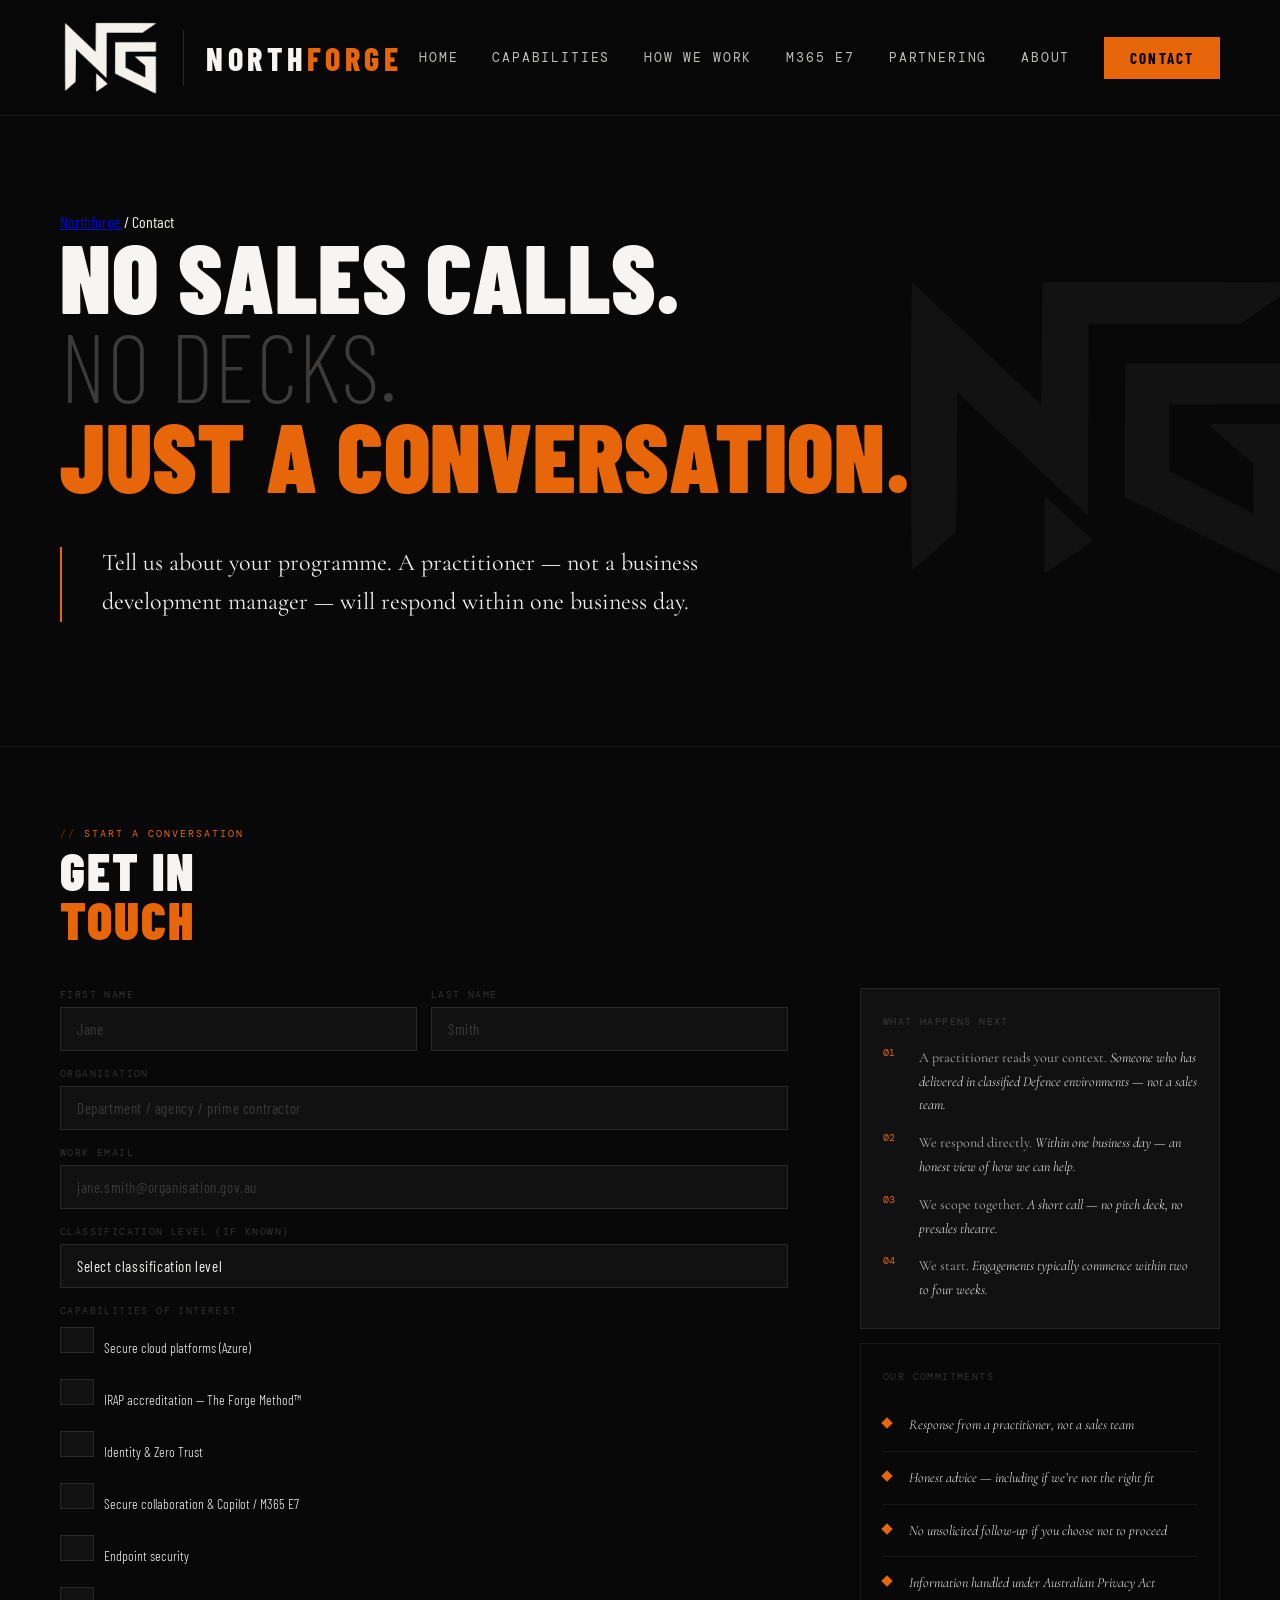
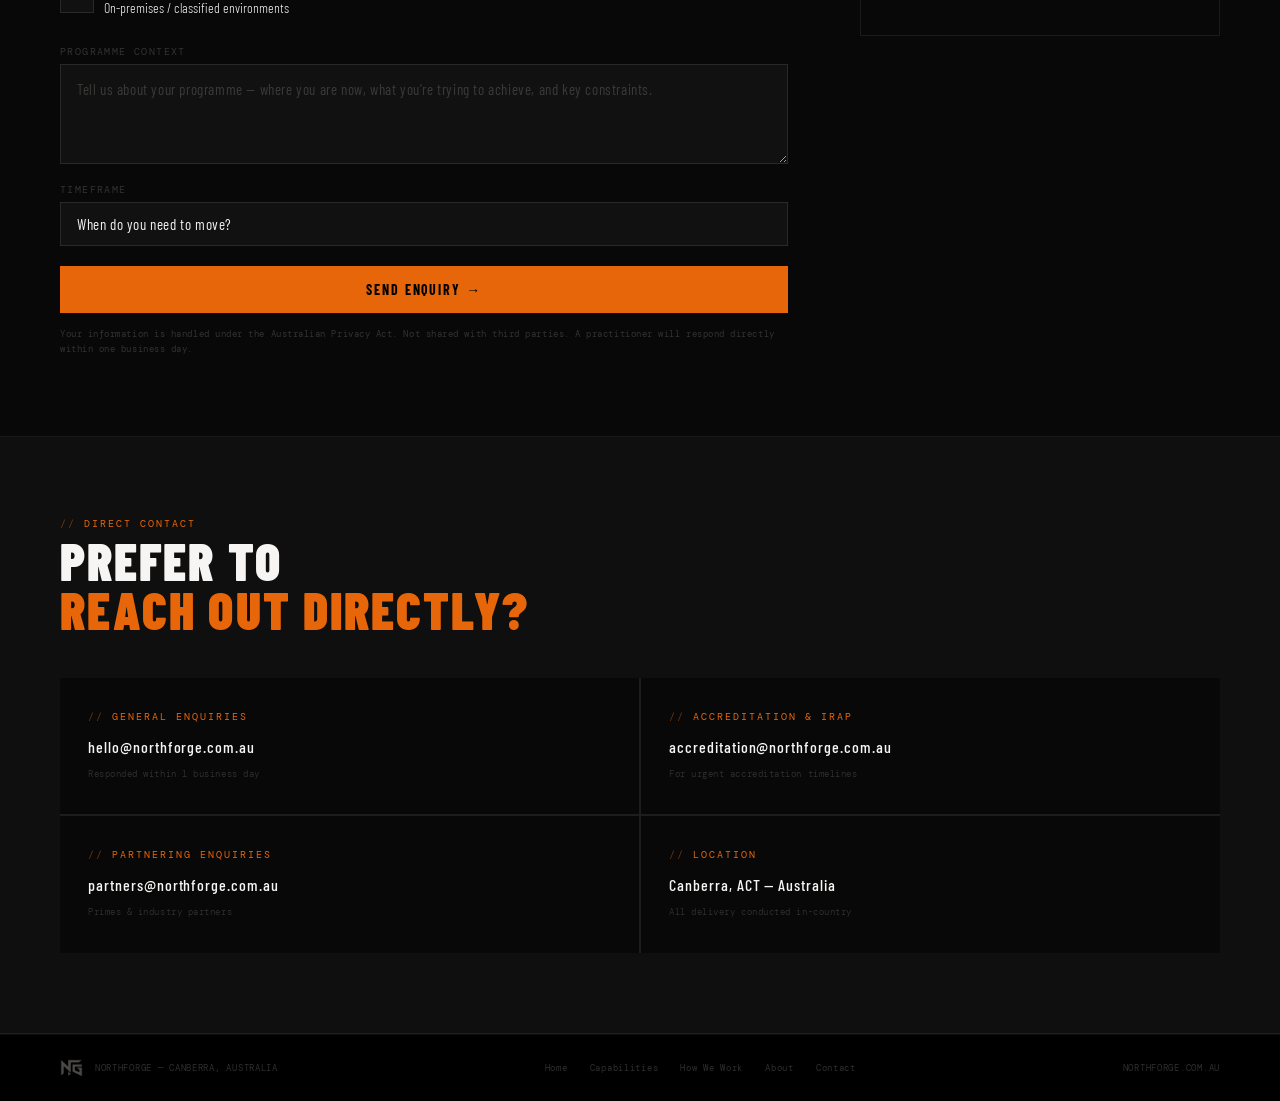
<file: engage.html>
<!DOCTYPE html>
<html lang="en">
<head>
  <meta charset="UTF-8">
  <meta name="viewport" content="width=device-width, initial-scale=1.0">
  <title>Contact &mdash; Northforge</title>
  <meta name="description" content="Sovereign digital capability for Australian Defence, Federal Government and National Security. SECRET-level experience applied to PROTECTED Microsoft cloud platforms.">

  <link rel="icon" type="image/x-icon" href="/assets/favicon/favicon.ico">
  <link rel="icon" type="image/png" sizes="32x32" href="/assets/favicon/favicon-32.png">
  <link rel="icon" type="image/png" sizes="192x192" href="/assets/favicon/favicon-192.png">
  <link rel="apple-touch-icon" href="/assets/favicon/apple-touch-icon.png">

  <link rel="stylesheet" href="/_shared.css">
</head>
<body>
  <nav class="nf-nav">
    <a href="/index.html" class="logo" aria-label="Northforge home">
      <img src="/ng-mark.png" alt="">
      <div class="logo-sep"></div>
      <div class="logo-wm"><span class="north">NORTH</span><span class="forge">FORGE</span></div>
    </a>
    <div class="nav-links">
      <a href="/index.html">Home</a>
      <a href="/capabilities.html">Capabilities</a>
      <a href="/accreditation.html">How We Work</a>
      <a href="/m365-e7.html">M365 E7</a>
      <a href="/partnering.html">Partnering</a>
      <a href="/about.html">About</a>
      <a href="/engage.html" class="nav-contact active">Contact</a>
    </div>
    <button class="hamburger" id="hamb" onclick="toggleMenu()" aria-label="Toggle menu"><span></span><span></span><span></span></button>
  </nav>
  <div class="mob-menu" id="mobmenu">
    <a href="/index.html">Home</a>
    <a href="/capabilities.html">Capabilities</a>
    <a href="/accreditation.html">How We Work</a>
    <a href="/m365-e7.html">M365 E7</a>
    <a href="/partnering.html">Partnering</a>
    <a href="/about.html">About</a>
    <a href="/engage.html" class="nav-contact">Contact</a>
  </div>
  <section class="hero">
    <img class="hero-mark-ghost" src="/ng-mark-large.png" alt="">
    <div class="breadcrumb"><a href="/index.html">Northforge</a> / <span>Contact</span></div>
    <h1 class="hero-h1">
      <span class="heavy">NO SALES CALLS.</span>
      <span class="light">NO DECKS.</span>
      <span class="heavy ac">JUST A CONVERSATION.</span>
    </h1>
    <div class="hero-meta">
      <div class="hero-meta-rule"></div>
      <p class="hero-sub">Tell us about your programme. A practitioner &mdash; not a business development manager &mdash; will respond within one business day.</p>
    </div>
  </section>

  <section class="s">
    <div class="ey">Start a conversation</div>
    <div class="st">
      <span class="big">GET IN</span>
      <span class="big ac">TOUCH</span>
    </div>
    <div class="split" style="grid-template-columns:1fr 360px;">
      <div>
        <form id="nf-form" class="eng-form" name="northforge-enquiry" method="POST" data-netlify="true" netlify-honeypot="bot-field" onsubmit="handleSubmit(event)">
          <p style="display:none;"><label>Leave blank: <input name="bot-field"></label></p>
          <input type="hidden" name="form-name" value="northforge-enquiry">

          <div class="eng-form-row">
            <div>
              <label class="eng-form-label" for="f-first">First name</label>
              <input type="text" name="first-name" placeholder="Jane" id="f-first" required>
            </div>
            <div>
              <label class="eng-form-label" for="f-last">Last name</label>
              <input type="text" name="last-name" placeholder="Smith" id="f-last">
            </div>
          </div>

          <label class="eng-form-label" for="f-org">Organisation</label>
          <input type="text" name="organisation" placeholder="Department / agency / prime contractor" id="f-org" required>

          <label class="eng-form-label" for="f-email">Work email</label>
          <input type="email" name="email" placeholder="jane.smith@organisation.gov.au" id="f-email" required>

          <label class="eng-form-label" for="f-class">Classification level (if known)</label>
          <select name="classification-level" id="f-class">
            <option value="">Select classification level</option>
            <option>OFFICIAL</option>
            <option>OFFICIAL: Sensitive</option>
            <option>PROTECTED</option>
            <option>SECRET</option>
            <option>TOP SECRET</option>
            <option>Not yet determined</option>
          </select>

          <label class="eng-form-label" style="margin-bottom:10px;">Capabilities of interest</label>
          <div class="eng-cb-group">
            <label class="eng-cb"><input type="checkbox" name="caps[]" value="Secure cloud platforms"><span class="eng-cb-lbl">Secure cloud platforms (Azure)</span></label>
            <label class="eng-cb"><input type="checkbox" name="caps[]" value="IRAP accreditation"><span class="eng-cb-lbl">IRAP accreditation &mdash; The Forge Method&trade;</span></label>
            <label class="eng-cb"><input type="checkbox" name="caps[]" value="Identity & Zero Trust"><span class="eng-cb-lbl">Identity &amp; Zero Trust</span></label>
            <label class="eng-cb"><input type="checkbox" name="caps[]" value="Secure collaboration & Copilot"><span class="eng-cb-lbl">Secure collaboration &amp; Copilot / M365 E7</span></label>
            <label class="eng-cb"><input type="checkbox" name="caps[]" value="Endpoint security"><span class="eng-cb-lbl">Endpoint security</span></label>
            <label class="eng-cb"><input type="checkbox" name="caps[]" value="Classified environments"><span class="eng-cb-lbl">On-premises / classified environments</span></label>
          </div>

          <label class="eng-form-label" for="f-ctx">Programme context</label>
          <textarea name="programme-context" placeholder="Tell us about your programme &mdash; where you are now, what you&rsquo;re trying to achieve, and key constraints." id="f-ctx"></textarea>

          <label class="eng-form-label" for="f-time">Timeframe</label>
          <select name="timeframe" id="f-time">
            <option value="">When do you need to move?</option>
            <option>Immediately &mdash; programme underway</option>
            <option>Within 3 months</option>
            <option>3&ndash;6 months</option>
            <option>6&ndash;12 months</option>
            <option>Planning phase</option>
          </select>

          <button type="submit" class="eng-submit">Send enquiry &rarr;</button>

          <p style="font-family:var(--mono);font-size:9px;color:var(--faint);margin-top:14px;letter-spacing:.06em;line-height:1.65;">
            Your information is handled under the Australian Privacy Act. Not shared with third parties. A practitioner will respond directly within one business day.
          </p>
        </form>

        <div id="nf-success" style="display:none;border:1px solid rgba(232,102,10,.25);padding:48px 28px;text-align:center;">
          <h3 style="font-family:var(--sans);font-size:22px;font-weight:700;color:var(--text);letter-spacing:.06em;text-transform:uppercase;margin-bottom:12px;">Enquiry received</h3>
          <p style="font-family:var(--serif);font-size:15px;font-weight:300;color:var(--muted);line-height:1.75;font-style:italic;">A Northforge practitioner will review your programme context and respond directly within one business day.</p>
        </div>
      </div>

      <div>
        <div style="border:1px solid rgba(255,255,255,.08);padding:26px 22px;margin-bottom:14px;background:var(--dim);">
          <div style="font-family:var(--mono);font-size:10px;color:var(--faint);letter-spacing:.14em;text-transform:uppercase;margin-bottom:18px;">What happens next</div>

          <div style="display:flex;gap:14px;margin-bottom:14px;">
            <div style="font-family:var(--mono);font-size:10px;color:var(--ac);width:22px;flex-shrink:0;">01</div>
            <div style="font-family:var(--serif);font-size:14px;font-weight:300;color:var(--muted);line-height:1.7;font-style:italic;"><strong style="color:rgba(255,255,255,.65);font-style:normal;font-weight:400;">A practitioner reads your context.</strong> Someone who has delivered in classified Defence environments &mdash; not a sales team.</div>
          </div>
          <div style="display:flex;gap:14px;margin-bottom:14px;">
            <div style="font-family:var(--mono);font-size:10px;color:var(--ac);width:22px;flex-shrink:0;">02</div>
            <div style="font-family:var(--serif);font-size:14px;font-weight:300;color:var(--muted);line-height:1.7;font-style:italic;"><strong style="color:rgba(255,255,255,.65);font-style:normal;font-weight:400;">We respond directly.</strong> Within one business day &mdash; an honest view of how we can help.</div>
          </div>
          <div style="display:flex;gap:14px;margin-bottom:14px;">
            <div style="font-family:var(--mono);font-size:10px;color:var(--ac);width:22px;flex-shrink:0;">03</div>
            <div style="font-family:var(--serif);font-size:14px;font-weight:300;color:var(--muted);line-height:1.7;font-style:italic;"><strong style="color:rgba(255,255,255,.65);font-style:normal;font-weight:400;">We scope together.</strong> A short call &mdash; no pitch deck, no presales theatre.</div>
          </div>
          <div style="display:flex;gap:14px;">
            <div style="font-family:var(--mono);font-size:10px;color:var(--ac);width:22px;flex-shrink:0;">04</div>
            <div style="font-family:var(--serif);font-size:14px;font-weight:300;color:var(--muted);line-height:1.7;font-style:italic;"><strong style="color:rgba(255,255,255,.65);font-style:normal;font-weight:400;">We start.</strong> Engagements typically commence within two to four weeks.</div>
          </div>
        </div>

        <div style="border:1px solid rgba(255,255,255,.08);padding:26px 22px;">
          <div style="font-family:var(--mono);font-size:10px;color:var(--faint);letter-spacing:.14em;text-transform:uppercase;margin-bottom:16px;">Our commitments</div>
          <ul class="bul" style="border:none;">
            <li><div><span>Response from a practitioner, not a sales team</span></div></li>
            <li><div><span>Honest advice &mdash; including if we&rsquo;re not the right fit</span></div></li>
            <li><div><span>No unsolicited follow-up if you choose not to proceed</span></div></li>
            <li style="border:none;"><div><span>Information handled under Australian Privacy Act</span></div></li>
          </ul>
        </div>
      </div>
    </div>
  </section>

  <section class="s off">
    <div class="ey">Direct contact</div>
    <div class="st">
      <span class="big">PREFER TO</span>
      <span class="big ac">REACH OUT DIRECTLY?</span>
    </div>
    <div class="def-grid">
      <div class="def-card">
        <div class="ey">General enquiries</div>
        <h3 style="font-family:var(--sans);font-size:16px;font-weight:500;letter-spacing:.06em;text-transform:none;color:var(--text);">hello@northforge.com.au</h3>
        <p style="font-family:var(--mono);font-size:9px;color:var(--faint);letter-spacing:.06em;font-style:normal;">Responded within 1 business day</p>
      </div>
      <div class="def-card">
        <div class="ey">Accreditation &amp; IRAP</div>
        <h3 style="font-family:var(--sans);font-size:16px;font-weight:500;letter-spacing:.06em;text-transform:none;color:var(--text);">accreditation@northforge.com.au</h3>
        <p style="font-family:var(--mono);font-size:9px;color:var(--faint);letter-spacing:.06em;font-style:normal;">For urgent accreditation timelines</p>
      </div>
      <div class="def-card">
        <div class="ey">Partnering enquiries</div>
        <h3 style="font-family:var(--sans);font-size:16px;font-weight:500;letter-spacing:.06em;text-transform:none;color:var(--text);">partners@northforge.com.au</h3>
        <p style="font-family:var(--mono);font-size:9px;color:var(--faint);letter-spacing:.06em;font-style:normal;">Primes &amp; industry partners</p>
      </div>
      <div class="def-card">
        <div class="ey">Location</div>
        <h3 style="font-family:var(--sans);font-size:16px;font-weight:500;letter-spacing:.06em;text-transform:none;color:var(--text);">Canberra, ACT &mdash; Australia</h3>
        <p style="font-family:var(--mono);font-size:9px;color:var(--faint);letter-spacing:.06em;font-style:normal;">All delivery conducted in-country</p>
      </div>
    </div>
  </section>

  <footer class="footer">
    <div class="footer-left">
      <img src="/ng-mark.png" alt="">
      <span class="footer-copy">NORTHFORGE &mdash; CANBERRA, AUSTRALIA</span>
    </div>
    <div class="footer-links">
      <a href="/index.html">Home</a>
      <a href="/capabilities.html">Capabilities</a>
      <a href="/accreditation.html">How We Work</a>
      <a href="/about.html">About</a>
      <a href="/engage.html">Contact</a>
    </div>
    <span class="footer-copy">NORTHFORGE.COM.AU</span>
  </footer>
  <script>
    function toggleMenu(){
      var m = document.getElementById('mobmenu');
      var h = document.getElementById('hamb');
      if (m && h) { m.classList.toggle('open'); h.classList.toggle('open'); }
    }
    async function handleSubmit(e){
      e.preventDefault();
      var fn = document.getElementById('f-first').value.trim();
      var em = document.getElementById('f-email').value.trim();
      var org = document.getElementById('f-org').value.trim();
      if (!fn || !em || !org) { alert('Please complete name, organisation and email.'); return; }
      var btn = document.querySelector('.eng-submit');
      btn.textContent = 'Sending...';
      btn.disabled = true;
      try {
        var res = await fetch('/', {
          method: 'POST',
          headers: { 'Content-Type': 'application/x-www-form-urlencoded' },
          body: new URLSearchParams(new FormData(document.getElementById('nf-form'))).toString()
        });
        if (res.ok) {
          document.getElementById('nf-form').style.display = 'none';
          document.getElementById('nf-success').style.display = 'block';
        } else { throw new Error(); }
      } catch (err) {
        btn.textContent = 'Send enquiry →';
        btn.disabled = false;
        alert('Something went wrong. Please email hello@northforge.com.au directly.');
      }
    }
  </script>
</body>
</html>
</file>
<file: _shared.css>
@import url('https://fonts.googleapis.com/css2?family=Cormorant+Garamond:ital,wght@0,300;0,400;1,300;1,400&family=Barlow+Condensed:wght@200;300;400;500;600;700;800;900&family=DM+Mono:wght@400;500&display=swap');

*{box-sizing:border-box;margin:0;padding:0;}
html{scroll-behavior:smooth;}
body{font-family:'Barlow Condensed',sans-serif;background:#080808;color:#F5F2ED;-webkit-font-smoothing:antialiased;-moz-osx-font-smoothing:grayscale;}

:root{
  --ac:#e8660a;          /* Forge Orange — accent only */
  --ac2:#c5560a;         /* Forge Orange hover */
  --bg:#080808;          /* Carbon Black — primary surface */
  --off:#0F0F0F;         /* Off-Black — secondary surface */
  --dim:#111111;         /* Tertiary surface */
  --text:hsl(30, 20%, 96%);        /* Bone White — primary text */
  --muted:rgba(247, 246, 244, 0.972);
  --faint:rgba(245,242,237,.18);
  --rule:rgba(255,255,255,.07);
  --sans:'Barlow Condensed',sans-serif;
  --serif:'Cormorant Garamond',serif;
  --mono:'DM Mono',monospace;
  --pad:clamp(24px,5vw,60px);
  --maxw:1240px;
}

/* ── NAV ── */
.nf-nav{position:sticky;top:0;z-index:100;background:rgba(8,8,8,.96);backdrop-filter:blur(16px);-webkit-backdrop-filter:blur(16px);border-bottom:1px solid var(--rule);display:flex;align-items:center;justify-content:space-between;padding:0 var(--pad);height:116px;}
.logo{display:flex;align-items:center;gap:22px;text-decoration:none;flex-shrink:0;}
.logo img{height:80px;width:auto;display:block;}
.logo-sep{width:1px;height:56px;background:rgba(255,255,255,.14);flex-shrink:0;}
.logo-wm{font-family:var(--sans);font-size:32px;font-weight:800;letter-spacing:.14em;text-transform:uppercase;line-height:1;white-space:nowrap;}
.logo-wm .north{color:var(--text);}
.logo-wm .forge{color:var(--ac);}
.nav-links{display:flex;align-items:center;gap:34px;}
.nav-links a{font-family:var(--mono);font-size:13px;color:rgba(245,242,237,.78);text-decoration:none;letter-spacing:.14em;text-transform:uppercase;transition:color .15s;}
.nav-links a:hover{color:var(--text);}
.nav-links a.active{color:var(--ac);}
.nav-contact{font-family:var(--sans)!important;font-size:15px!important;font-weight:700!important;letter-spacing:.14em!important;text-transform:uppercase!important;color:#000!important;background:var(--ac)!important;padding:12px 26px;transition:background .15s!important;}
.nav-contact:hover{background:var(--ac2)!important;color:#fff!important;}
.hamburger{display:none;flex-direction:column;gap:5px;background:none;border:none;cursor:pointer;padding:4px;}
.hamburger span{display:block;width:22px;height:1px;background:rgba(255,255,255,.45);transition:all .25s;}
.hamburger.open span:nth-child(1){transform:translateY(6px) rotate(45deg);}
.hamburger.open span:nth-child(2){opacity:0;}
.hamburger.open span:nth-child(3){transform:translateY(-6px) rotate(-45deg);}
.mob-menu{display:none;flex-direction:column;background:var(--dim);border-bottom:1px solid var(--rule);max-height:0;overflow:hidden;transition:max-height .3s ease;}
.mob-menu.open{max-height:600px;}
.mob-menu a{font-family:var(--mono);font-size:14px;color:rgba(245,242,237,.78);text-decoration:none;letter-spacing:.14em;text-transform:uppercase;padding:20px var(--pad);border-bottom:1px solid var(--rule);display:block;transition:color .15s;}
.mob-menu a:hover,.mob-menu a.active{color:var(--text);}
.mob-menu .nav-contact{color:var(--ac)!important;background:none!important;}

/* ── HERO ── */
.hero{
  padding:96px var(--pad) 80px;
  border-bottom:1px solid var(--rule);
  background:var(--bg);
  position:relative;
  overflow:hidden;
}

.forge-hero{
  min-height:calc(100vh - 116px);
  display:flex;
  align-items:flex-end;
  padding-bottom:110px;
  background:
    radial-gradient(circle at 52% 50%, rgba(232,102,10,.16) 0%, rgba(232,102,10,.06) 18%, transparent 36%),
    radial-gradient(circle at center, #15100c 0%, #080808 48%, #020202 100%);
}

.hero-inner{
  position:relative;
  z-index:3;
  max-width:980px;
}

.forge-lines{
  position:absolute;
  inset:0;
  z-index:1;
  pointer-events:none;
  opacity:.9;
}

.forge-lines svg{
  position:absolute;
  inset:0;
  width:100%;
  height:100%;
  animation:forgeDrift 14s ease-in-out infinite alternate;
}

.forge-lines path{
  fill:none;
  stroke:rgba(245,242,237,.8);
  stroke-width:1.3;
  stroke-dasharray:900;
  stroke-dashoffset:900;
  animation:forgeDraw 4s ease forwards, forgePulse 7s ease-in-out infinite;
}
.forge-lines .forge-in{
  stroke-dasharray:900;
  stroke-dashoffset:900;
  animation:forgeDraw 3.5s ease forwards, forgePulse 7s ease-in-out infinite;
}

.forge-lines .forge-out{
  stroke:rgba(232,102,10,1);
  stroke-width:2.2;
  stroke-dasharray:650;
  stroke-dashoffset:650;
  animation:forgeDrawOut 2.2s ease forwards 3.4s, forgePulse 7s ease-in-out infinite 3.4s;
}

@keyframes forgeDrawOut{
  to{stroke-dashoffset:0;}
}

.forge-lines .forge-in:nth-child(2),
.forge-lines .forge-in:nth-child(4){
  stroke:rgba(232,102,10,.85);
}


.forge-lines .forge-in{
  stroke-width:1.2;
}

.forge-glow{
  position:absolute;
  left:50%;
  top:54.2%;
  width:180px;
  height:180px;
  transform:translate(-50%,-50%);
  background:radial-gradient(circle, rgba(232,102,10,.95), rgba(232,102,10,.35), transparent 70%);
  filter:blur(18px);
  opacity:.85;
  animation:forgeGlow 5s ease-in-out infinite;
}

@keyframes forgeSinglePulse{
  0%,100%{opacity:.45;}
  50%{opacity:1;}
}

.hero-mark-ghost{
  position:absolute;
  right:-40px;
  top:50%;
  transform:translateY(-50%);
  height:clamp(180px,28vw,340px);
  width:auto;
  opacity:.045;
  pointer-events:none;
  user-select:none;
  z-index:2;
}

.hero-label{
  font-family:var(--mono);
  font-size:10px;
  color:var(--ac);
  letter-spacing:.24em;
  text-transform:uppercase;
  margin-bottom:28px;
  display:flex;
  align-items:center;
  gap:14px;
}

.hero-label::before{
  content:'//';
  color:rgba(232,102,10,.5);
  font-size:11px;
  letter-spacing:.04em;
}

.hero-h1{
  font-family:var(--sans);
  line-height:.93;
  letter-spacing:.03em;
  text-transform:uppercase;
  margin-bottom:44px;
  position:relative;
}

.hero-h1 .heavy{
  font-size:clamp(48px,8.5vw,96px);
  font-weight:900;
  color:var(--text);
  display:block;
}

.hero-h1 .light{
  font-size:clamp(48px,8.5vw,96px);
  font-weight:200;
  color:rgba(245,242,237,.22);
  display:block;
}

.hero-h1 .ac{color:var(--ac);}

.hero-meta{
  display:flex;
  align-items:flex-start;
  gap:40px;
  margin-bottom:44px;
}

.hero-meta-rule{
  width:2px;
  background:var(--ac);
  flex-shrink:0;
  margin-top:4px;
  align-self:stretch;
  min-height:60px;
}

.hero-sub{
  font-family:var(--serif);
  font-size:clamp(20px,2vw,24px);
  font-weight:400;
  color:var(--muted);
  line-height:1.65;
  font-style:normal;
  max-width:680px;
}

.hero-actions{
  display:flex;
  gap:14px;
  flex-wrap:wrap;
}

@keyframes forgeDraw{
  to{stroke-dashoffset:0;}
}

@keyframes forgePulse{
  0%,100%{opacity:.35;}
  50%{opacity:1;}
}

@keyframes forgeGlow{
  0%,100%{
    transform:translate(-50%,-50%) scale(.86);
    opacity:.55;
  }
  50%{
    transform:translate(-50%,-50%) scale(1.15);
    opacity:1;
  }
}

@keyframes forgeDrift{
  from{transform:translateX(-1.5%) translateY(1%);}
  to{transform:translateX(1.5%) translateY(-1%);}
}

/* ── BUTTONS ── */
.btn-p{display:inline-flex;align-items:center;gap:10px;background:var(--ac);color:#000;font-family:var(--sans);font-size:13px;font-weight:700;letter-spacing:.14em;text-transform:uppercase;padding:14px 32px;cursor:pointer;text-decoration:none;transition:background .15s;border:none;}
.btn-p:hover{background:var(--ac2);color:#fff;}
.btn-g{display:inline-flex;align-items:center;gap:10px;border:1px solid rgba(255,255,255,.16);color:rgba(255,255,255,.5);font-family:var(--sans);font-size:13px;font-weight:400;letter-spacing:.14em;text-transform:uppercase;padding:13px 32px;cursor:pointer;text-decoration:none;transition:border-color .15s,color .15s;background:none;}
.btn-g:hover{border-color:rgba(255,255,255,.35);color:var(--text);}

/* ── MARQUEE ── */
.marquee-wrap{overflow:hidden;border-bottom:1px solid var(--rule);border-top:1px solid var(--rule);background:var(--dim);padding:10px 0;}
.marquee-track{display:flex;white-space:nowrap;animation:marquee 28s linear infinite;}
.marquee-track:hover{animation-play-state:paused;}
.marquee-item{font-family:var(--mono);font-size:10px;color:var(--ac);letter-spacing:.2em;text-transform:uppercase;padding:4px 40px;}
.marquee-dot{color:rgba(232,102,10,.3);}
@keyframes marquee{from{transform:translateX(0)}to{transform:translateX(-50%)}}

/* ── DATA READOUT ── */
.data-readout{border-bottom:1px solid var(--rule);background:var(--off);}
.dr-row{display:flex;align-items:center;padding:0 var(--pad);border-bottom:1px solid var(--rule);height:72px;gap:24px;}
.dr-row:last-child{border-bottom:none;}
.dr-val{font-family:var(--sans);font-size:clamp(26px,3.5vw,42px);font-weight:800;color:var(--text);letter-spacing:.02em;line-height:1;flex-shrink:0;min-width:clamp(100px,14vw,180px);}
.dr-val .ac{color:var(--ac);}
.dr-rule{flex:1;height:1px;background:rgba(255,255,255,.06);}
.dr-label{font-family:var(--mono);font-size:10px;color:var(--faint);letter-spacing:.16em;text-transform:uppercase;text-align:right;white-space:nowrap;}

/* ── SECTIONS ── */
.s{padding:80px var(--pad);border-bottom:1px solid var(--rule);}
.s.off{background:var(--off);}
.s.dim{background:var(--dim);}
.ey{font-family:var(--mono);font-size:10px;color:var(--ac);letter-spacing:.2em;text-transform:uppercase;margin-bottom:6px;display:flex;align-items:center;gap:8px;}
.ey::before{content:'//';color:rgba(232,102,10,.45);font-size:10px;}
.st{margin-bottom:44px;}
.st .big{font-family:var(--sans);font-size:clamp(30px,5vw,52px);font-weight:900;color:var(--text);letter-spacing:.04em;text-transform:uppercase;line-height:.94;display:block;}
.st .thin{font-family:var(--sans);font-size:clamp(30px,5vw,52px);font-weight:200;color:rgba(245,242,237,.2);letter-spacing:.04em;text-transform:uppercase;line-height:.94;display:block;}
.st .ac{color:var(--ac);}
.st-sub{font-family:var(--serif);font-size:clamp(16px,1.5vw,18px);font-weight:300;color:var(--muted);line-height:1.7;font-style:italic;max-width:620px;margin-top:16px;}

/* ── CAP LIST (arrow rows) ── */
.cap-list{border-top:1px solid var(--rule);}
.cap-row{display:grid;grid-template-columns:52px 1fr auto;align-items:center;padding:20px 0;border-bottom:1px solid var(--rule);gap:20px;text-decoration:none;color:inherit;transition:background .1s;}
.cap-row:hover .cr-arr{transform:translateX(5px);color:var(--text);}
.cap-row:hover .cr-title{color:var(--ac);}
.cr-n{font-family:var(--mono);font-size:10px;color:var(--ac);letter-spacing:.12em;}
.cr-title{font-family:var(--sans);font-size:17px;font-weight:600;letter-spacing:.1em;text-transform:uppercase;color:var(--text);margin-bottom:3px;transition:color .15s;}
.cr-sub{font-family:var(--mono);font-size:9px;color:var(--faint);letter-spacing:.06em;}
.cr-arr{color:var(--ac);font-size:15px;transition:transform .2s,color .15s;}

/* ── VERTICAL TIMELINE (Forge Method) ── */
.timeline{}
.tl-item{display:grid;grid-template-columns:clamp(80px,10vw,120px) 1fr;border-bottom:1px solid var(--rule);transition:background .15s;}
.tl-item:last-child{border-bottom:none;}
.tl-item:hover{background:rgba(255,255,255,.015);}
.tl-left{padding:32px 0 32px var(--pad);display:flex;flex-direction:column;gap:4px;border-right:1px solid var(--rule);}
.tl-num{font-family:var(--mono);font-size:10px;color:var(--ac);letter-spacing:.16em;}
.tl-phase{font-family:var(--sans);font-size:11px;font-weight:600;letter-spacing:.14em;text-transform:uppercase;color:rgba(232,102,10,.6);}
.tl-right{padding:32px var(--pad) 32px 40px;}
.tl-title{font-family:var(--sans);font-size:clamp(18px,2.2vw,24px);font-weight:700;letter-spacing:.08em;text-transform:uppercase;color:var(--text);margin-bottom:10px;}
.tl-desc{font-family:var(--serif);font-size:15px;font-weight:300;color:var(--muted);line-height:1.8;font-style:italic;max-width:620px;}
.tl-tags{display:flex;gap:6px;flex-wrap:wrap;margin-top:14px;}
.tag{font-family:var(--mono);font-size:9px;color:var(--faint);letter-spacing:.1em;text-transform:uppercase;border:1px solid rgba(255,255,255,.07);padding:3px 10px;}
.tag.ac{color:var(--ac);border-color:rgba(232,102,10,.25);background:rgba(232,102,10,.05);}

/* ── PRINCIPLES (horizontal rows) ── */
.principles{}
.principle{display:grid;grid-template-columns:clamp(180px,22vw,260px) 1fr;border-bottom:1px solid var(--rule);align-items:start;transition:background .15s;}
.principle:last-child{border-bottom:none;}
.principle:hover{background:rgba(255,255,255,.012);}
.pr-left{padding:32px var(--pad) 32px 0;border-right:1px solid var(--rule);}
.pr-n{font-family:var(--mono);font-size:9px;color:var(--faint);letter-spacing:.12em;margin-bottom:8px;}
.pr-title{font-family:var(--sans);font-size:clamp(16px,2vw,20px);font-weight:800;letter-spacing:.1em;text-transform:uppercase;color:var(--text);line-height:1.05;}
.pr-title .ac{color:var(--ac);}
.pr-right{padding:32px 0 32px 40px;}
.pr-body{font-family:var(--serif);font-size:15px;font-weight:300;color:var(--muted);line-height:1.85;font-style:italic;}

/* ── ORIGIN/SPLIT ── */
.split{display:grid;grid-template-columns:1fr 340px;gap:72px;align-items:start;}
.pull{font-family:var(--serif);font-size:clamp(20px,2.4vw,26px);font-weight:300;font-style:italic;color:var(--text);line-height:1.45;margin-bottom:24px;}
.pull em{color:var(--ac);font-style:normal;}
.body-prose{font-family:var(--serif);font-size:16px;font-weight:300;color:var(--muted);line-height:1.9;margin-bottom:28px;}
.body-prose p{margin-bottom:14px;}
.body-prose p:last-child{margin-bottom:0;}
.body-prose strong{color:var(--text);font-weight:400;font-style:normal;}
.link-ac{font-family:var(--mono);font-size:10px;color:var(--ac);letter-spacing:.14em;text-transform:uppercase;text-decoration:none;display:inline-flex;align-items:center;gap:8px;}
.link-ac::after{content:'→';font-size:13px;}
.link-ac:hover{text-decoration:underline;}
.metrics{display:flex;flex-direction:column;gap:0;}
.metric{padding:20px 0;border-bottom:1px solid var(--rule);}
.metric:last-child{border-bottom:none;}
.metric-val{font-family:var(--sans);font-size:clamp(28px,4vw,40px);font-weight:800;color:var(--text);letter-spacing:.02em;line-height:1;margin-bottom:5px;}
.metric-val .ac{color:var(--ac);}
.metric-lbl{font-family:var(--mono);font-size:9px;color:var(--faint);letter-spacing:.12em;text-transform:uppercase;}

/* ── FRAMEWORKS LIST ── */
.fw-list{display:flex;align-items:center;gap:0;flex-wrap:wrap;border-top:1px solid var(--rule);}
.fw-item{font-family:var(--mono);font-size:10px;letter-spacing:.12em;text-transform:uppercase;padding:16px 24px;border-right:1px solid var(--rule);}
.fw-item.on{color:var(--ac);}
.fw-item.off{color:var(--faint);}

/* ── DEFINITION GRID (for content blocks with terms+definitions) ── */
.def-grid{display:grid;grid-template-columns:1fr 1fr;gap:2px;background:rgba(255,255,255,.06);}
.def-card{background:var(--bg);padding:32px 28px;}
.def-card .ey{margin-bottom:14px;}
.def-card h3{font-family:var(--sans);font-size:18px;font-weight:700;letter-spacing:.08em;text-transform:uppercase;color:var(--text);margin-bottom:10px;}
.def-card p{font-family:var(--serif);font-size:14px;font-weight:300;color:var(--muted);line-height:1.8;font-style:italic;}

/* ── BULLET ROWS (for content lists) ── */
.bul{list-style:none;}
.bul li{padding:14px 0;border-bottom:1px solid var(--rule);display:flex;gap:18px;align-items:flex-start;}
.bul li:last-child{border-bottom:none;}
.bul li::before{content:'';display:block;width:8px;height:8px;background:var(--ac);transform:rotate(45deg);flex-shrink:0;margin-top:6px;}
.bul li > div{flex:1;}
.bul li strong{font-family:var(--sans);font-size:14px;font-weight:600;letter-spacing:.06em;text-transform:uppercase;color:var(--text);display:block;margin-bottom:4px;}
.bul li span{font-family:var(--serif);font-size:14px;font-weight:300;color:var(--muted);line-height:1.7;font-style:italic;}

/* ── PROSE WIDTH CONSTRAINT ── */
.prose{max-width:720px;}

/* ── CTA ── */
.cta{padding:88px var(--pad);background:var(--off);position:relative;overflow:hidden;border-top:1px solid var(--rule);}
.cta-bg-mark{position:absolute;right:-40px;bottom:-60px;height:clamp(160px,30vw,360px);width:auto;opacity:.05;pointer-events:none;}
.cta-inner{position:relative;z-index:1;}
.cta-kicker{font-family:var(--mono);font-size:10px;color:var(--ac);letter-spacing:.22em;text-transform:uppercase;margin-bottom:20px;display:flex;align-items:center;gap:10px;}
.cta-kicker::before{content:'//';color:rgba(232,102,10,.45);}
.cta-h{font-family:var(--sans);font-size:clamp(32px,5.5vw,68px);font-weight:900;color:var(--text);letter-spacing:.03em;text-transform:uppercase;line-height:.92;margin-bottom:6px;}
.cta-h2{font-family:var(--sans);font-size:clamp(32px,5.5vw,68px);font-weight:200;color:rgba(245,242,237,.2);letter-spacing:.03em;text-transform:uppercase;line-height:.92;margin-bottom:28px;}
.cta-tl{font-family:var(--serif);font-size:15px;font-weight:300;color:var(--ac);letter-spacing:.14em;font-style:italic;margin-bottom:36px;}
.cta-btns{display:flex;gap:14px;flex-wrap:wrap;}

/* ── FOOTER ── */
.footer{background:#000;padding:24px var(--pad);display:flex;align-items:center;justify-content:space-between;border-top:1px solid rgba(255,255,255,.05);flex-wrap:wrap;gap:14px;}
.footer-left{display:flex;align-items:center;gap:12px;}
.footer-left img{height:18px;width:auto;opacity:.3;}
.footer-copy{font-family:var(--mono);font-size:9px;color:rgba(255,255,255,.18);letter-spacing:.08em;}
.footer-links{display:flex;gap:22px;}
.footer-links a{font-family:var(--mono);font-size:9px;color:rgba(255,255,255,.18);text-decoration:none;letter-spacing:.08em;transition:color .15s;}
.footer-links a:hover{color:rgba(255,255,255,.45);}

/* ── FORM (Engage page) ── */
.eng-form input,.eng-form select,.eng-form textarea{width:100%;font-family:var(--sans);font-size:15px;font-weight:400;color:var(--text);background:var(--dim);border:1px solid rgba(255,255,255,.1);padding:12px 16px;outline:none;transition:border-color .15s;-webkit-appearance:none;letter-spacing:.04em;margin-bottom:16px;}
.eng-form input:focus,.eng-form select:focus,.eng-form textarea:focus{border-color:rgba(232,102,10,.5);}
.eng-form input::placeholder,.eng-form textarea::placeholder{color:var(--faint);}
.eng-form select{cursor:pointer;color:var(--muted);}
.eng-form select option{background:var(--dim);}
.eng-form textarea{resize:vertical;min-height:100px;line-height:1.6;}
.eng-form-label{font-family:var(--mono);font-size:10px;color:var(--faint);letter-spacing:.14em;text-transform:uppercase;display:block;margin-bottom:6px;}
.eng-form-row{display:grid;grid-template-columns:1fr 1fr;gap:14px;}
.eng-cb-group{display:flex;flex-direction:column;gap:10px;margin-bottom:16px;}
.eng-cb{display:flex;align-items:center;gap:10px;cursor:pointer;}
.eng-cb input{width:14px;height:14px;accent-color:var(--ac);cursor:pointer;flex-shrink:0;}
.eng-cb-lbl{font-family:var(--sans);font-size:14px;font-weight:300;color:var(--muted);}
.eng-submit{width:100%;background:var(--ac);color:#000;font-family:var(--sans);font-size:14px;font-weight:700;letter-spacing:.14em;text-transform:uppercase;padding:15px;border:none;cursor:pointer;transition:background .15s;display:flex;align-items:center;justify-content:center;gap:8px;margin-top:4px;}
.eng-submit:hover{background:var(--ac2);color:#fff;}

/* ── RESPONSIVE ── */
/* Tablet — scale nav down so menu fits without crowding */
@media(max-width:1200px){
  .nf-nav{height:96px;}
  .logo img{height:64px;}
  .logo-wm{font-size:26px;}
  .logo-sep{height:46px;}
  .nav-links{gap:24px;}
  .nav-links a{font-size:12px;letter-spacing:.12em;}
}

@media(max-width:900px){
  .nav-links{display:none;}
  .hamburger{display:flex;}
  .mob-menu{display:flex;}
  .nf-nav{height:84px;}

  .forge-hero{
    min-height:calc(100vh - 84px);
  }

  .forge-glow{
    width:120px;
    height:120px;
  }

  .forge-lines{
    opacity:.65;
  }

  .logo img{height:56px;}
  .logo-wm{font-size:22px;}
  .logo-sep{height:38px;}
  .hero{padding:60px var(--pad) 52px;}
  .hero-mark-ghost{display:none;}
  .hero-h1 .heavy,.hero-h1 .light{font-size:clamp(38px,11vw,52px);}
  .split{grid-template-columns:1fr;gap:40px;}
  .principle{grid-template-columns:1fr;}
  .pr-left{border-right:none;border-bottom:1px solid var(--rule);padding:24px 0 16px;}
  .pr-right{padding:16px 0 24px;}
  .tl-item{grid-template-columns:1fr;}
  .tl-left{border-right:none;border-bottom:1px solid var(--rule);padding:20px var(--pad) 12px;}
  .tl-right{padding:16px var(--pad) 28px;}
  .dr-row{height:auto;padding:18px var(--pad);}
  .def-grid{grid-template-columns:1fr;}
  .footer{flex-direction:column;align-items:flex-start;}
  .cta-btns{flex-direction:column;}
  .cta-btns .btn-p,.cta-btns .btn-g{width:100%;justify-content:center;}
}
@media(min-width:1400px){
  .nf-nav,.hero,.s,.cta,.footer,.data-readout .dr-row,.marquee-wrap,.tl-left{
    padding-left:max(var(--pad),calc((100vw - 1240px)/2));
  }
  .hero,.s,.cta,.footer{
    padding-right:max(var(--pad),calc((100vw - 1240px)/2));
  }
  .tl-right{padding-left:max(40px,calc((100vw - 1240px)/2 + 40px));}
  .pr-left{padding-left:max(0px,calc((100vw - 1240px)/2));}
  .pr-right{padding-left:max(40px,calc((100vw - 1240px)/2 + 40px));}
}
</file>
